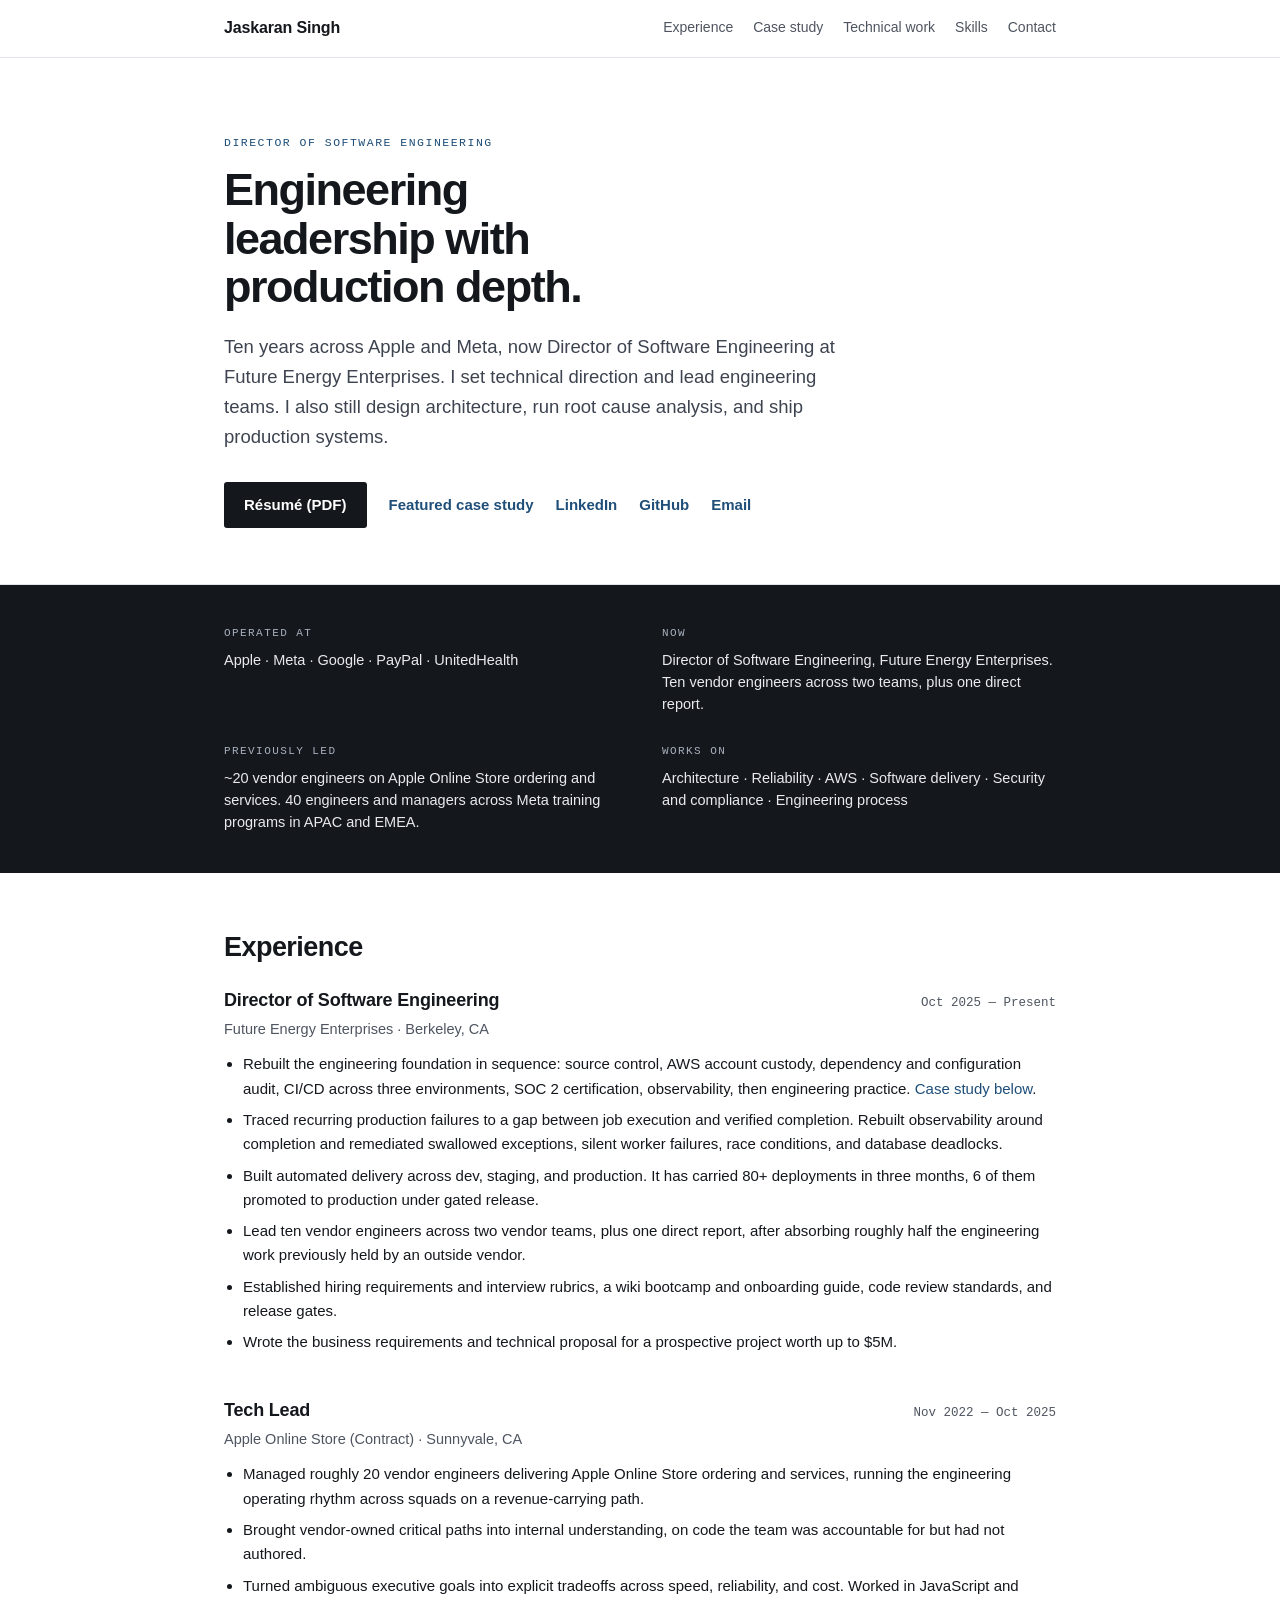
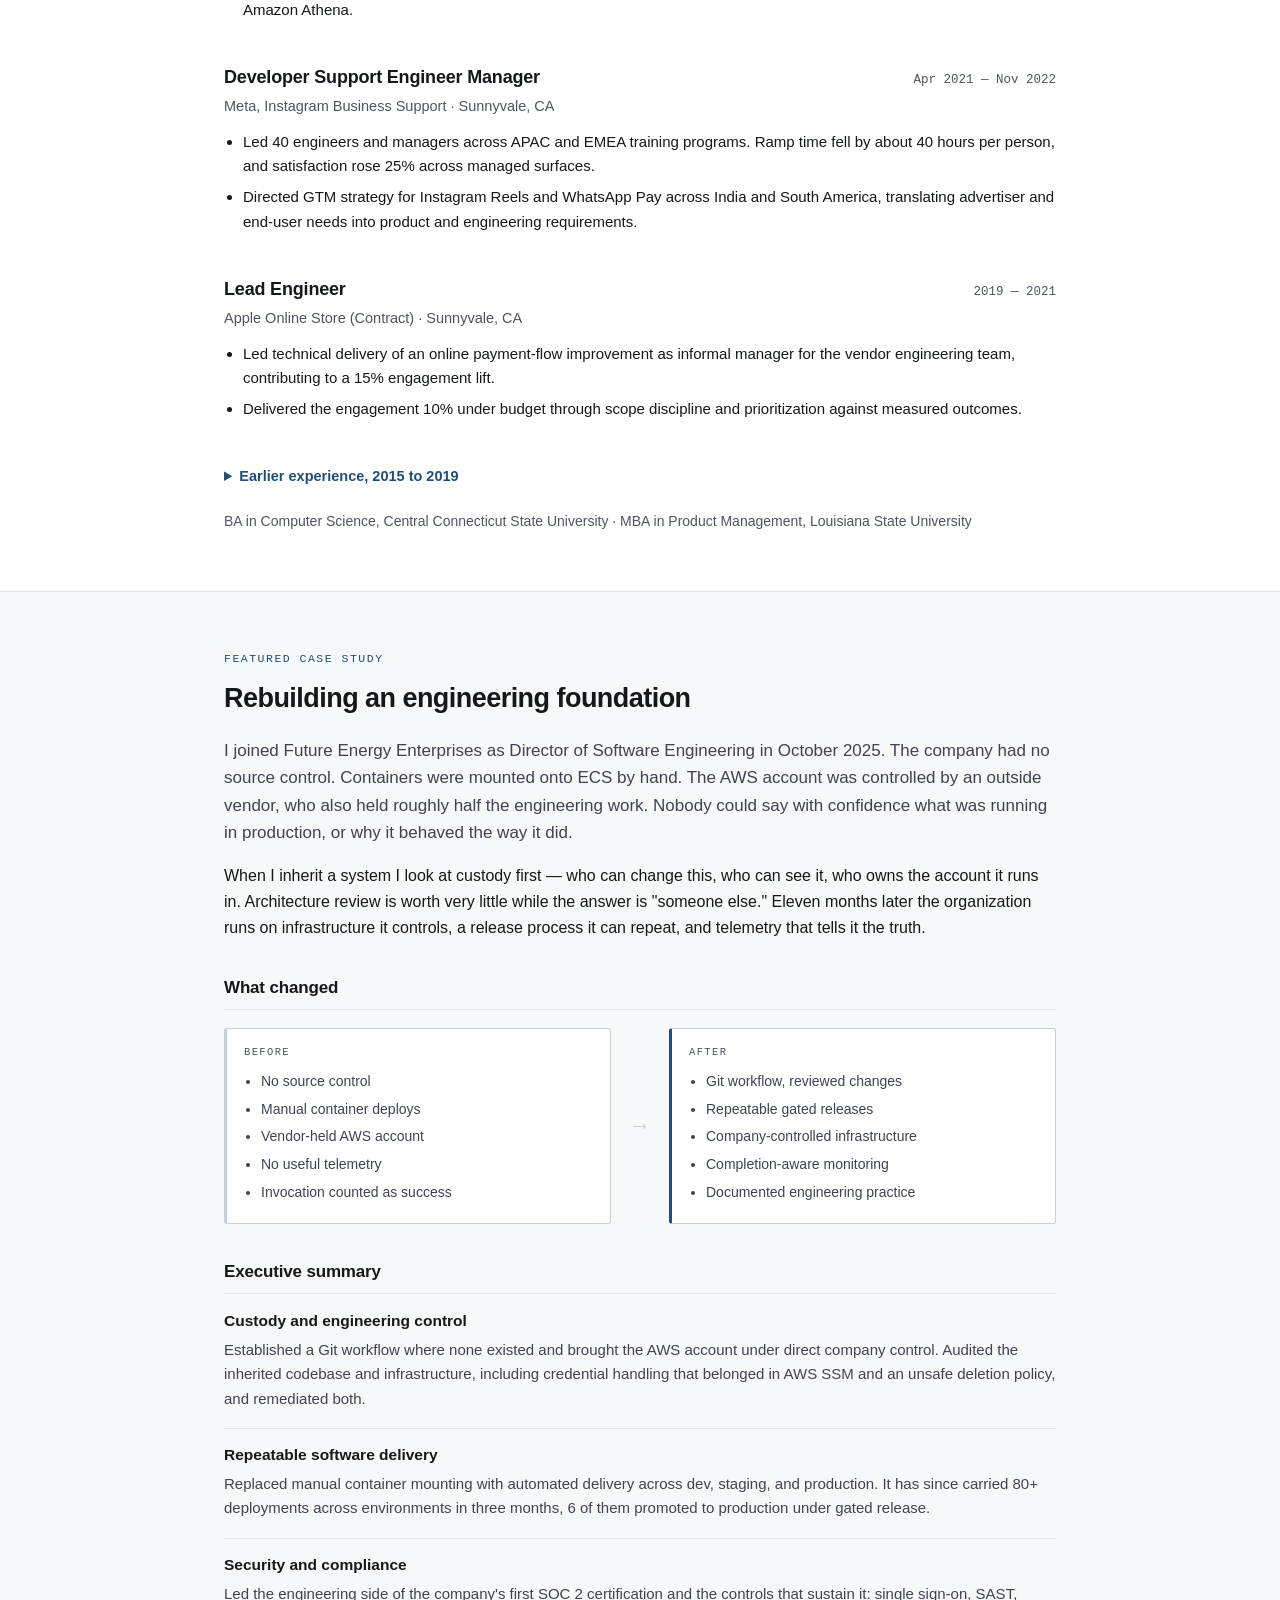
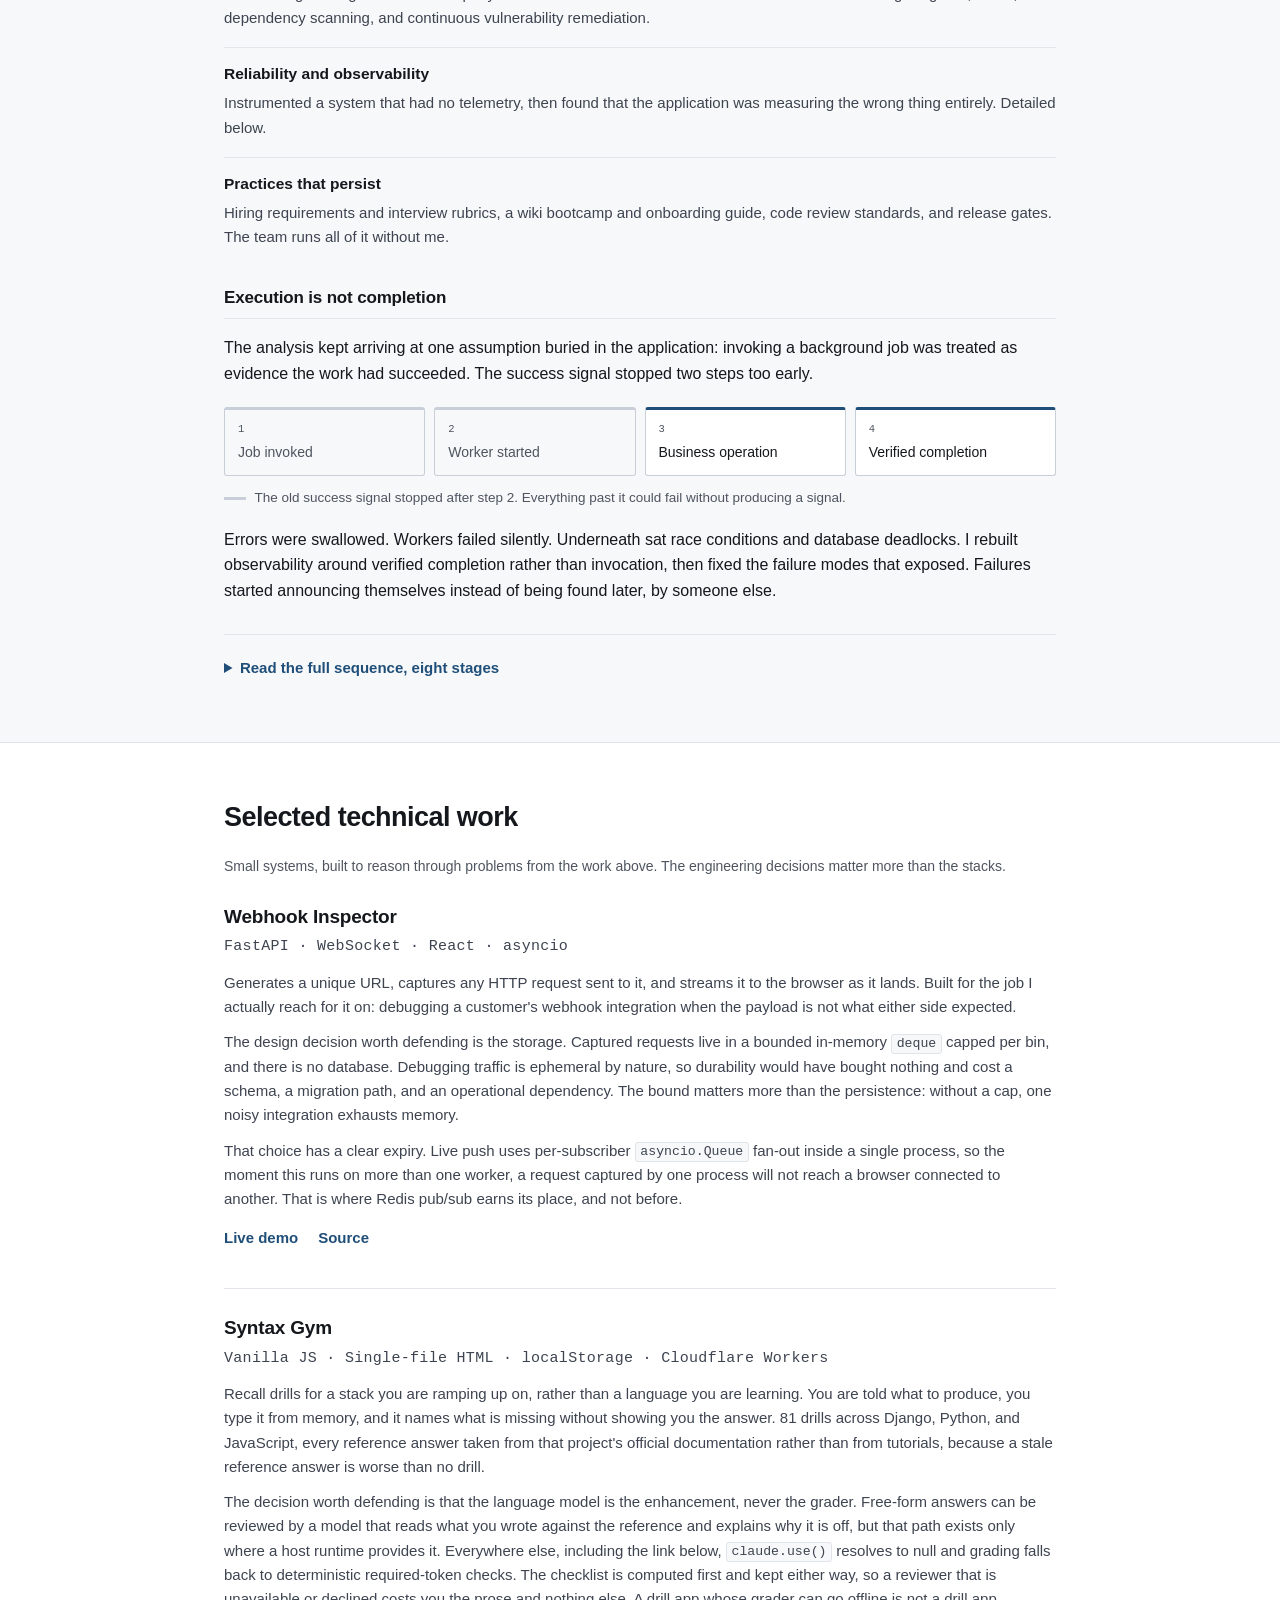
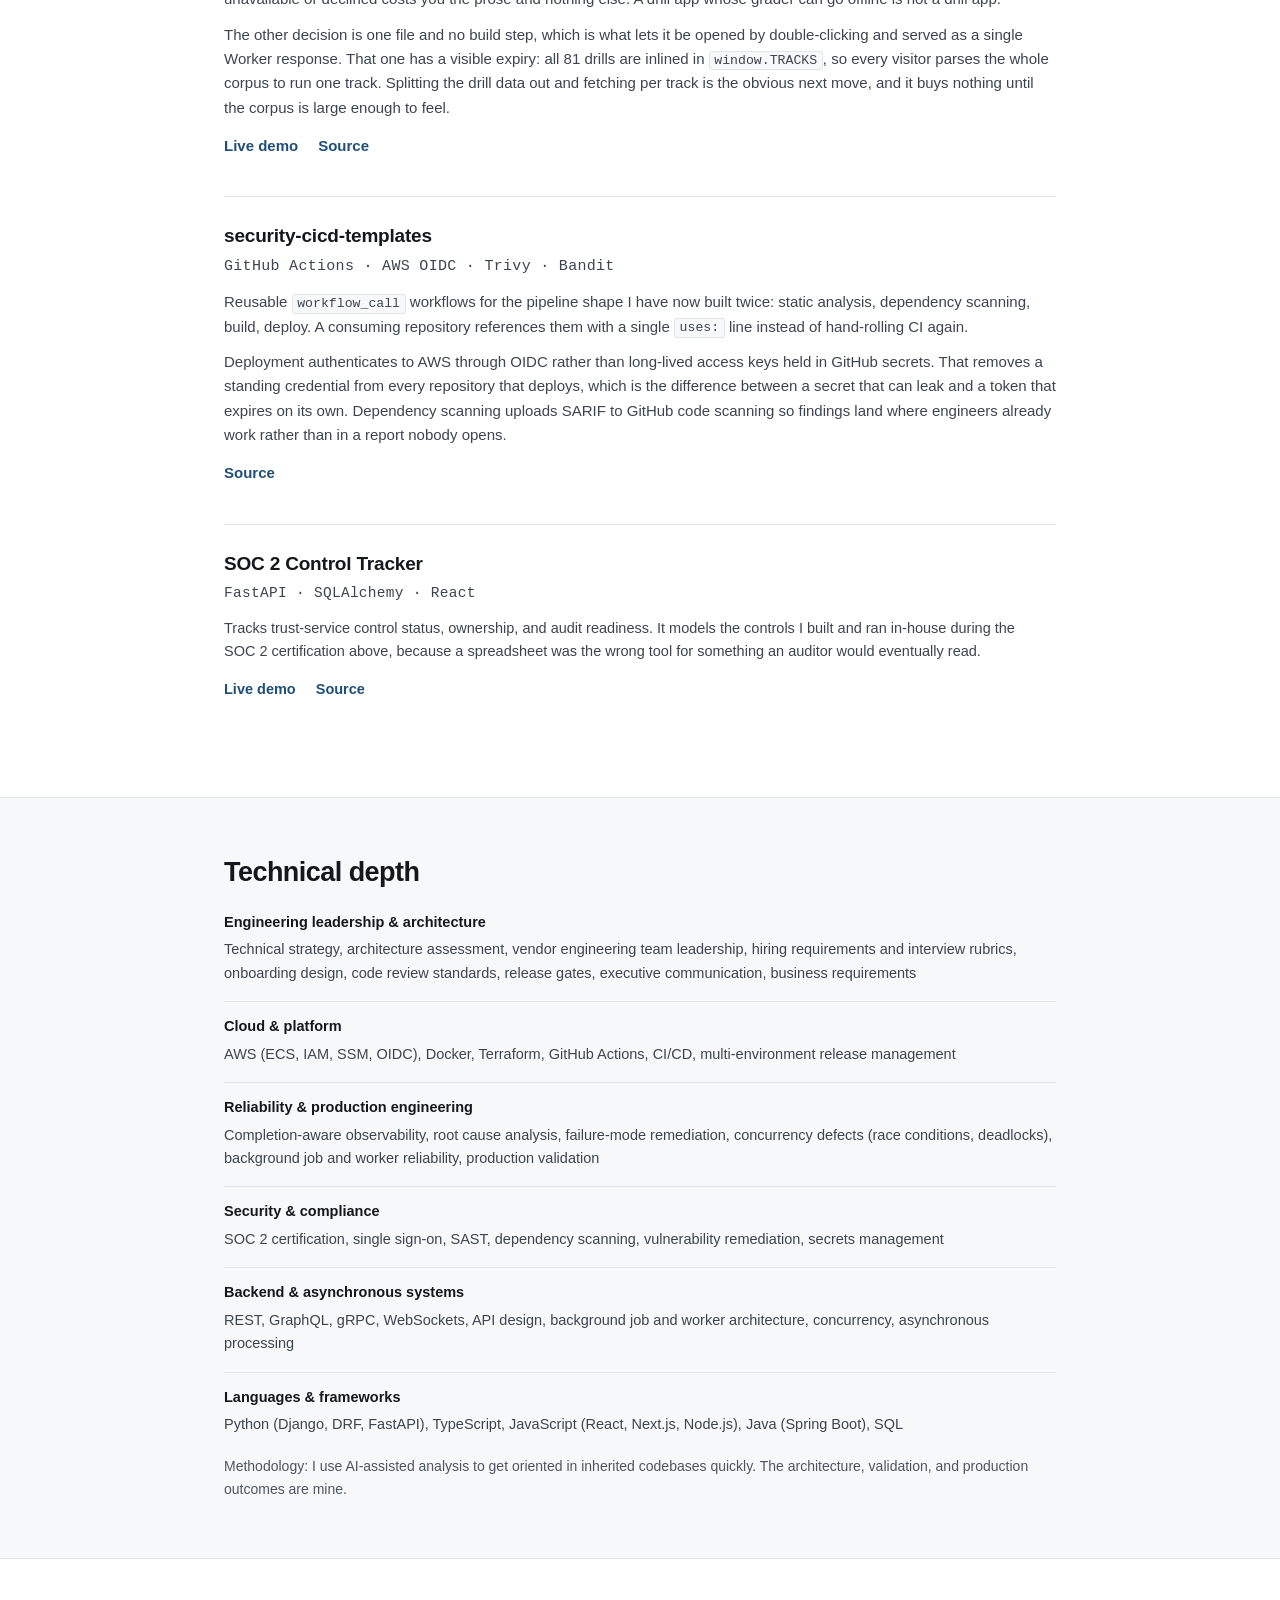
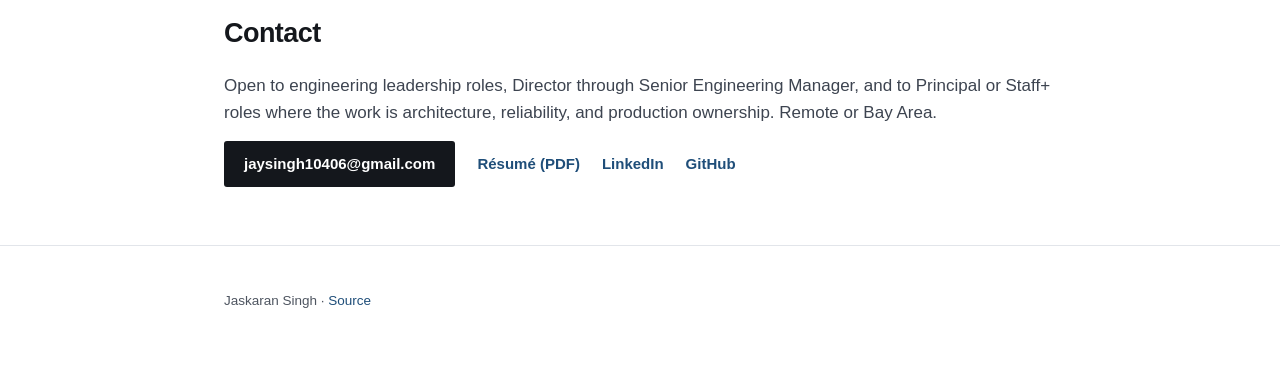
<file: index.html>
<!doctype html>
<html lang="en">
<head>
  <meta charset="UTF-8" />
  <meta name="viewport" content="width=device-width, initial-scale=1.0" />
  <title>Jaskaran Singh — Engineering Leadership</title>
  <meta name="description" content="Engineering leader with ten years across Apple and Meta. Director of Software Engineering at Future Energy Enterprises. Architecture, reliability, AWS, security, and software delivery — still hands-on in production." />
  <link rel="icon" href="favicon.svg" type="image/svg+xml" />
  <link rel="canonical" href="https://jaysingh10406.github.io/" />

  <meta property="og:type" content="profile" />
  <meta property="og:title" content="Jaskaran Singh — Engineering Leadership" />
  <meta property="og:description" content="Ten years across Apple and Meta. Director of Software Engineering. Architecture, reliability, AWS, security, and software delivery — still hands-on in production." />
  <meta property="og:url" content="https://jaysingh10406.github.io/" />
  <meta property="og:image" content="https://jaysingh10406.github.io/og.png" />
  <meta name="twitter:card" content="summary_large_image" />
  <meta name="twitter:title" content="Jaskaran Singh — Engineering Leadership" />
  <meta name="twitter:description" content="Ten years across Apple and Meta. Director of Software Engineering." />
  <meta name="twitter:image" content="https://jaysingh10406.github.io/og.png" />
  <meta property="og:image:alt" content="Jaskaran Singh — Director of Software Engineering. Engineering leadership with production depth." />
  <meta name="twitter:image:alt" content="Jaskaran Singh — Director of Software Engineering. Engineering leadership with production depth." />

  <meta name="theme-color" content="#ffffff" media="(prefers-color-scheme: light)" />
  <meta name="theme-color" content="#0f1216" media="(prefers-color-scheme: dark)" />

  <script type="application/ld+json">
  {
    "@context": "https://schema.org",
    "@type": "ProfilePage",
    "url": "https://jaysingh10406.github.io/",
    "mainEntity": {
      "@type": "Person",
      "name": "Jaskaran Singh",
      "url": "https://jaysingh10406.github.io/",
      "email": "mailto:jaysingh10406@gmail.com",
      "jobTitle": "Director of Software Engineering",
      "description": "Engineering leader with ten years across Apple and Meta. Architecture, reliability, AWS, security, and software delivery.",
      "image": "https://jaysingh10406.github.io/og.png",
      "worksFor": {
        "@type": "Organization",
        "name": "Future Energy Enterprises"
      },
      "alumniOf": [
        { "@type": "CollegeOrUniversity", "name": "Central Connecticut State University" },
        { "@type": "CollegeOrUniversity", "name": "Louisiana State University" }
      ],
      "knowsAbout": [
        "Software architecture",
        "Site reliability",
        "AWS",
        "CI/CD",
        "SOC 2 compliance",
        "Observability",
        "Engineering leadership"
      ],
      "sameAs": [
        "https://www.linkedin.com/in/jaysingh101/",
        "https://github.com/jaysingh10406"
      ]
    }
  }
  </script>

  <link rel="stylesheet" href="css/style.css" />
</head>
<body>

  <a href="#main" class="skip-link">Skip to content</a>

  <nav class="nav" aria-label="Primary">
    <div class="nav__inner">
      <a href="#top" class="nav__brand">Jaskaran Singh</a>
      <div class="nav__links">
        <a href="#experience">Experience</a>
        <a href="#case-study">Case study</a>
        <a href="#work">Technical work</a>
        <a href="#depth">Skills</a>
        <a href="#contact">Contact</a>
      </div>
    </div>
  </nav>

  <header id="top" class="hero">
    <div class="wrap">
      <p class="eyebrow">Director of Software Engineering</p>
      <h1>Engineering leadership with production depth.</h1>
      <p class="hero__lede">
        Ten years across Apple and Meta, now Director of Software Engineering at Future
        Energy Enterprises. I set technical direction and lead engineering teams. I also still
        design architecture, run root cause analysis, and ship production systems.
      </p>
      <div class="cta">
        <a class="cta__primary" href="files/Jaskaran-Singh-Resume.pdf">Résumé (PDF)</a>
        <a class="cta__link" href="#case-study">Featured case study</a>
        <a class="cta__link" href="https://www.linkedin.com/in/jaysingh101/" target="_blank" rel="noopener">LinkedIn</a>
        <a class="cta__link" href="https://github.com/jaysingh10406" target="_blank" rel="noopener">GitHub</a>
        <a class="cta__link" href="mailto:jaysingh10406@gmail.com">Email</a>
      </div>
    </div>
  </header>

  <main id="main">

    <section class="band" aria-label="Career snapshot">
      <div class="wrap snapshot">
        <div class="snapshot__item">
          <h2>Operated at</h2>
          <p>Apple · Meta · Google · PayPal · UnitedHealth</p>
        </div>
        <div class="snapshot__item">
          <h2>Now</h2>
          <p>Director of Software Engineering, Future Energy Enterprises. Ten vendor engineers across two teams, plus one direct report.</p>
        </div>
        <div class="snapshot__item">
          <h2>Previously led</h2>
          <p>~20 vendor engineers on Apple Online Store ordering and services. 40 engineers and managers across Meta training programs in APAC and EMEA.</p>
        </div>
        <div class="snapshot__item">
          <h2>Works on</h2>
          <p>Architecture · Reliability · AWS · Software delivery · Security and compliance · Engineering process</p>
        </div>
      </div>
    </section>

    <section id="experience" class="section">
      <div class="wrap">
        <h2 class="section__title">Experience</h2>

        <article class="role">
          <div class="role__header">
            <h3>Director of Software Engineering</h3>
            <span class="role__dates">Oct 2025 — Present</span>
          </div>
          <p class="role__company">Future Energy Enterprises · Berkeley, CA</p>
          <ul>
            <li>Rebuilt the engineering foundation in sequence: source control, AWS account custody, dependency and configuration audit, CI/CD across three environments, SOC&nbsp;2 certification, observability, then engineering practice. <a href="#case-study">Case study below</a>.</li>
            <li>Traced recurring production failures to a gap between job execution and verified completion. Rebuilt observability around completion and remediated swallowed exceptions, silent worker failures, race conditions, and database deadlocks.</li>
            <li>Built automated delivery across dev, staging, and production. It has carried 80+ deployments in three months, 6 of them promoted to production under gated release.</li>
            <li>Lead ten vendor engineers across two vendor teams, plus one direct report, after absorbing roughly half the engineering work previously held by an outside vendor.</li>
            <li>Established hiring requirements and interview rubrics, a wiki bootcamp and onboarding guide, code review standards, and release gates.</li>
            <li>Wrote the business requirements and technical proposal for a prospective project worth up to $5M.</li>
          </ul>
        </article>

        <article class="role">
          <div class="role__header">
            <h3>Tech Lead</h3>
            <span class="role__dates">Nov 2022 — Oct 2025</span>
          </div>
          <p class="role__company">Apple Online Store (Contract) · Sunnyvale, CA</p>
          <ul>
            <li>Managed roughly 20 vendor engineers delivering Apple Online Store ordering and services, running the engineering operating rhythm across squads on a revenue-carrying path.</li>
            <li>Brought vendor-owned critical paths into internal understanding, on code the team was accountable for but had not authored.</li>
            <li>Turned ambiguous executive goals into explicit tradeoffs across speed, reliability, and cost. Worked in JavaScript and Amazon Athena.</li>
          </ul>
        </article>

        <article class="role">
          <div class="role__header">
            <h3>Developer Support Engineer Manager</h3>
            <span class="role__dates">Apr 2021 — Nov 2022</span>
          </div>
          <p class="role__company">Meta, Instagram Business Support · Sunnyvale, CA</p>
          <ul>
            <li>Led 40 engineers and managers across APAC and EMEA training programs. Ramp time fell by about 40 hours per person, and satisfaction rose 25% across managed surfaces.</li>
            <li>Directed GTM strategy for Instagram Reels and WhatsApp Pay across India and South America, translating advertiser and end-user needs into product and engineering requirements.</li>
          </ul>
        </article>

        <article class="role">
          <div class="role__header">
            <h3>Lead Engineer</h3>
            <span class="role__dates">2019 — 2021</span>
          </div>
          <p class="role__company">Apple Online Store (Contract) · Sunnyvale, CA</p>
          <ul>
            <li>Led technical delivery of an online payment-flow improvement as informal manager for the vendor engineering team, contributing to a 15% engagement lift.</li>
            <li>Delivered the engagement 10% under budget through scope discipline and prioritization against measured outcomes.</li>
          </ul>
        </article>

        <details class="earlier">
          <summary>Earlier experience, 2015 to 2019</summary>
          <ul>
            <li><strong>2018 — 2019</strong> · Application Developer, Google via Accenture (Contract), Mountain View, CA. Supported Google's developer and partner community on API issues, resolving reported defects through direct client correspondence.</li>
            <li><strong>2017 — 2018</strong> · Quality Assurance Tester, PayPal via Intelliswift (Contract), San Jose, CA. Tested REST APIs using Postman and maintained supporting documentation.</li>
            <li><strong>2016 — 2017</strong> · Senior Associate App Developer, UnitedHealth Group, Cypress, CA. Unit testing and code review across applications under both Agile and Waterfall delivery.</li>
            <li><strong>2015</strong> · TDP Intern, Optum Technology, Hartford, CT. Built the J2EE backend for a major application portal, coordinating deliverables across teams in three countries.</li>
          </ul>
        </details>

        <p class="note">
          BA in Computer Science, Central Connecticut State University · MBA in Product Management,
          Louisiana State University
        </p>
      </div>
    </section>

    <section id="case-study" class="section section--alt">
      <div class="wrap">
        <p class="eyebrow">Featured case study</p>
        <h2 class="section__title">Rebuilding an engineering foundation</h2>

        <p class="lede">
          I joined Future Energy Enterprises as Director of Software Engineering in October 2025.
          The company had no source control. Containers were mounted onto ECS by hand. The AWS
          account was controlled by an outside vendor, who also held roughly half the engineering
          work. Nobody could say with confidence what was running in production, or why it behaved
          the way it did.
        </p>
        <p>
          When I inherit a system I look at custody first — who can change this, who can see it, who
          owns the account it runs in. Architecture review is worth very little while the answer is
          "someone else." Eleven months later the organization runs on infrastructure it controls,
          a release process it can repeat, and telemetry that tells it the truth.
        </p>

        <h3 class="sub">What changed</h3>
        <div class="diagram" role="img" aria-label="Before and after state. Before: no source control, manual container deploys, vendor-held AWS account, no useful telemetry, invocation counted as success. After: Git workflow with reviewed changes, repeatable gated releases, company-controlled infrastructure, completion-aware monitoring, documented engineering practice.">
          <div class="diagram__col diagram__col--before">
            <p class="diagram__label">Before</p>
            <ul>
              <li>No source control</li>
              <li>Manual container deploys</li>
              <li>Vendor-held AWS account</li>
              <li>No useful telemetry</li>
              <li>Invocation counted as success</li>
            </ul>
          </div>
          <div class="diagram__arrow" aria-hidden="true">&#8594;</div>
          <div class="diagram__col diagram__col--after">
            <p class="diagram__label">After</p>
            <ul>
              <li>Git workflow, reviewed changes</li>
              <li>Repeatable gated releases</li>
              <li>Company-controlled infrastructure</li>
              <li>Completion-aware monitoring</li>
              <li>Documented engineering practice</li>
            </ul>
          </div>
        </div>

        <h3 class="sub">Executive summary</h3>
        <dl class="themes">
          <dt>Custody and engineering control</dt>
          <dd>Established a Git workflow where none existed and brought the AWS account under direct company control. Audited the inherited codebase and infrastructure, including credential handling that belonged in AWS SSM and an unsafe deletion policy, and remediated both.</dd>

          <dt>Repeatable software delivery</dt>
          <dd>Replaced manual container mounting with automated delivery across dev, staging, and production. It has since carried 80+ deployments across environments in three months, 6 of them promoted to production under gated release.</dd>

          <dt>Security and compliance</dt>
          <dd>Led the engineering side of the company's first SOC&nbsp;2 certification and the controls that sustain it: single sign-on, SAST, dependency scanning, and continuous vulnerability remediation.</dd>

          <dt>Reliability and observability</dt>
          <dd>Instrumented a system that had no telemetry, then found that the application was measuring the wrong thing entirely. Detailed below.</dd>

          <dt>Practices that persist</dt>
          <dd>Hiring requirements and interview rubrics, a wiki bootcamp and onboarding guide, code review standards, and release gates. The team runs all of it without me.</dd>
        </dl>

        <h3 class="sub">Execution is not completion</h3>
        <p>
          The analysis kept arriving at one assumption buried in the application: invoking a
          background job was treated as evidence the work had succeeded. The success signal stopped
          two steps too early.
        </p>

        <div class="chain" role="img" aria-label="Four-step chain: job invoked, worker started, business operation, verified completion. The old system reported success after the first two steps, so everything after that could fail without producing a signal.">
          <ol class="chain__steps">
            <li class="chain__step chain__step--old"><span class="chain__n">1</span> Job invoked</li>
            <li class="chain__step chain__step--old"><span class="chain__n">2</span> Worker started</li>
            <li class="chain__step"><span class="chain__n">3</span> Business operation</li>
            <li class="chain__step"><span class="chain__n">4</span> Verified completion</li>
          </ol>
          <p class="chain__caption">
            <span class="chain__key" aria-hidden="true"></span> The old success signal stopped after
            step 2. Everything past it could fail without producing a signal.
          </p>
        </div>

        <p>
          Errors were swallowed. Workers failed silently. Underneath sat race conditions and
          database deadlocks. I rebuilt observability around verified completion rather than
          invocation, then fixed the failure modes that exposed. Failures started announcing
          themselves instead of being found later, by someone else.
        </p>

        <details class="deepdive">
          <summary>Read the full sequence, eight stages</summary>

          <p class="deepdive__intro">
            The order is the part I would want to be judged on. Each stage is a precondition for the
            next: you cannot run root cause analysis on a system you cannot see, you cannot safely
            change infrastructure without a pipeline, and you cannot have a pipeline without source
            control. Nobody handed me that sequence.
          </p>

          <ol class="sequence">
            <li class="sequence__step">
              <span class="sequence__num">01</span>
              <div class="sequence__body">
                <h4>Source control</h4>
                <p>The organization had none. I established a Git workflow.</p>
                <p class="sequence__unlock">Every change became reviewable, attributable, and reversible.</p>
              </div>
            </li>
            <li class="sequence__step">
              <span class="sequence__num">02</span>
              <div class="sequence__body">
                <h4>Account custody</h4>
                <p>The AWS account sat with an outside vendor. I brought it under direct company control.</p>
                <p class="sequence__unlock">We could change our own infrastructure without asking permission.</p>
              </div>
            </li>
            <li class="sequence__step">
              <span class="sequence__num">03</span>
              <div class="sequence__body">
                <h4>Audit of what we had inherited</h4>
                <p>Catalogued outdated dependencies and misconfigurations across the codebase and infrastructure, including credential handling that belonged in AWS SSM and an unsafe deletion policy, then remediated them.</p>
                <p class="sequence__unlock">A known starting state instead of an assumed one.</p>
              </div>
            </li>
            <li class="sequence__step">
              <span class="sequence__num">04</span>
              <div class="sequence__body">
                <h4>Delivery</h4>
                <p>Replaced manual container mounting with a CI/CD pipeline across dev, staging, and production. An outside vendor had quoted roughly 600 hours for the work; I judged that the number described the vendor's position rather than the problem, and built it in about a week.</p>
                <p class="sequence__unlock">80+ deployments in three months, 6 to production. The pipeline is used, not just built.</p>
              </div>
            </li>
            <li class="sequence__step">
              <span class="sequence__num">05</span>
              <div class="sequence__body">
                <h4>Security controls</h4>
                <p>Led the engineering side of the company's first SOC&nbsp;2 certification and the controls that sustain it: single sign-on, SAST, dependency scanning, and continuous vulnerability remediation, all built and run in-house.</p>
                <p class="sequence__unlock">A security posture we could evidence rather than assert.</p>
              </div>
            </li>
            <li class="sequence__step">
              <span class="sequence__num">06</span>
              <div class="sequence__body">
                <h4>Observability</h4>
                <p>Instrumentation and alerting on a system that had neither, then structured root cause analysis on what it surfaced.</p>
                <p class="sequence__unlock">Failures could be investigated with evidence instead of recollection.</p>
              </div>
            </li>
            <li class="sequence__step">
              <span class="sequence__num">07</span>
              <div class="sequence__body">
                <h4>Execution is not completion</h4>
                <p>Invoking a background job was treated as evidence the work had succeeded. Errors were swallowed, workers failed silently, and underneath sat race conditions and database deadlocks. I rebuilt observability around verified completion rather than invocation, then fixed the failure modes that exposed.</p>
                <p class="sequence__unlock">Failures started announcing themselves instead of being found later, by someone else.</p>
              </div>
            </li>
            <li class="sequence__step">
              <span class="sequence__num">08</span>
              <div class="sequence__body">
                <h4>Practices that outlive the rebuild</h4>
                <p>Hiring requirements and interview rubrics, a wiki-based bootcamp and onboarding guide, documented code review standards, and release gates.</p>
                <p class="sequence__unlock">The team can run all of the above without me.</p>
              </div>
            </li>
          </ol>

          <p>
            Alongside this I absorbed roughly half the engineering work the vendor had been doing. I
            lead ten vendor engineers across two teams plus one direct report, and I wrote the
            business requirements and technical proposal for a prospective project worth up to $5M.
          </p>
        </details>
      </div>
    </section>

    <section id="work" class="section">
      <div class="wrap">
        <h2 class="section__title">Selected technical work</h2>
        <p class="note">
          Small systems, built to reason through problems from the work above. The engineering
          decisions matter more than the stacks.
        </p>

        <article class="work">
          <h3>Webhook Inspector</h3>
          <p class="work__sub">FastAPI · WebSocket · React · asyncio</p>
          <p>
            Generates a unique URL, captures any HTTP request sent to it, and streams it to the
            browser as it lands. Built for the job I actually reach for it on: debugging a
            customer's webhook integration when the payload is not what either side expected.
          </p>
          <p>
            The design decision worth defending is the storage. Captured requests live in a bounded
            in-memory <code>deque</code> capped per bin, and there is no database. Debugging traffic
            is ephemeral by nature, so durability would have bought nothing and cost a schema, a
            migration path, and an operational dependency. The bound matters more than the
            persistence: without a cap, one noisy integration exhausts memory.
          </p>
          <p>
            That choice has a clear expiry. Live push uses per-subscriber
            <code>asyncio.Queue</code> fan-out inside a single process, so the moment this runs on
            more than one worker, a request captured by one process will not reach a browser
            connected to another. That is where Redis pub/sub earns its place, and not before.
          </p>
          <p class="work__links">
            <a href="https://jaysingh10406.github.io/webhook-inspector/" target="_blank" rel="noopener">Live demo</a>
            <a href="https://github.com/jaysingh10406/webhook-inspector" target="_blank" rel="noopener">Source</a>
          </p>
        </article>

        <article class="work">
          <h3>Syntax Gym</h3>
          <p class="work__sub">Vanilla JS · Single-file HTML · localStorage · Cloudflare Workers</p>
          <p>
            Recall drills for a stack you are ramping up on, rather than a language you are
            learning. You are told what to produce, you type it from memory, and it names what
            is missing without showing you the answer. 81 drills across Django, Python, and
            JavaScript, every reference answer taken from that project's official documentation
            rather than from tutorials, because a stale reference answer is worse than no drill.
          </p>
          <p>
            The decision worth defending is that the language model is the enhancement, never the
            grader. Free-form answers can be reviewed by a model that reads what you wrote against
            the reference and explains why it is off, but that path exists only where a host
            runtime provides it. Everywhere else, including the link below,
            <code>claude.use()</code> resolves to null and grading falls back to deterministic
            required-token checks. The checklist is computed first and kept either way, so a
            reviewer that is unavailable or declined costs you the prose and nothing else. A drill
            app whose grader can go offline is not a drill app.
          </p>
          <p>
            The other decision is one file and no build step, which is what lets it be opened by
            double-clicking and served as a single Worker response. That one has a visible expiry:
            all 81 drills are inlined in <code>window.TRACKS</code>, so every visitor parses the
            whole corpus to run one track. Splitting the drill data out and fetching per track is
            the obvious next move, and it buys nothing until the corpus is large enough to feel.
          </p>
          <p class="work__links">
            <a href="https://syntax-gym.jaysingh10406.workers.dev/" target="_blank" rel="noopener">Live demo</a>
            <a href="https://github.com/jaysingh10406/syntax-gym" target="_blank" rel="noopener">Source</a>
          </p>
        </article>

        <article class="work">
          <h3>security-cicd-templates</h3>
          <p class="work__sub">GitHub Actions · AWS OIDC · Trivy · Bandit</p>
          <p>
            Reusable <code>workflow_call</code> workflows for the pipeline shape I have now built
            twice: static analysis, dependency scanning, build, deploy. A consuming repository
            references them with a single <code>uses:</code> line instead of hand-rolling CI again.
          </p>
          <p>
            Deployment authenticates to AWS through OIDC rather than long-lived access keys held in
            GitHub secrets. That removes a standing credential from every repository that deploys,
            which is the difference between a secret that can leak and a token that expires on its
            own. Dependency scanning uploads SARIF to GitHub code scanning so findings land where
            engineers already work rather than in a report nobody opens.
          </p>
          <p class="work__links">
            <a href="https://github.com/jaysingh10406/security-cicd-templates" target="_blank" rel="noopener">Source</a>
          </p>
        </article>

        <article class="work work--compact">
          <h3>SOC 2 Control Tracker</h3>
          <p class="work__sub">FastAPI · SQLAlchemy · React</p>
          <p>
            Tracks trust-service control status, ownership, and audit readiness. It models the
            controls I built and ran in-house during the SOC&nbsp;2 certification above, because a
            spreadsheet was the wrong tool for something an auditor would eventually read.
          </p>
          <p class="work__links">
            <a href="https://jaysingh10406.github.io/soc2-control-tracker/" target="_blank" rel="noopener">Live demo</a>
            <a href="https://github.com/jaysingh10406/soc2-control-tracker" target="_blank" rel="noopener">Source</a>
          </p>
        </article>
      </div>
    </section>

    <section id="depth" class="section section--alt">
      <div class="wrap">
        <h2 class="section__title">Technical depth</h2>
        <dl class="depth">
          <dt>Engineering leadership &amp; architecture</dt>
          <dd>Technical strategy, architecture assessment, vendor engineering team leadership, hiring requirements and interview rubrics, onboarding design, code review standards, release gates, executive communication, business requirements</dd>

          <dt>Cloud &amp; platform</dt>
          <dd>AWS (ECS, IAM, SSM, OIDC), Docker, Terraform, GitHub Actions, CI/CD, multi-environment release management</dd>

          <dt>Reliability &amp; production engineering</dt>
          <dd>Completion-aware observability, root cause analysis, failure-mode remediation, concurrency defects (race conditions, deadlocks), background job and worker reliability, production validation</dd>

          <dt>Security &amp; compliance</dt>
          <dd>SOC 2 certification, single sign-on, SAST, dependency scanning, vulnerability remediation, secrets management</dd>

          <dt>Backend &amp; asynchronous systems</dt>
          <dd>REST, GraphQL, gRPC, WebSockets, API design, background job and worker architecture, concurrency, asynchronous processing</dd>

          <dt>Languages &amp; frameworks</dt>
          <dd>Python (Django, DRF, FastAPI), TypeScript, JavaScript (React, Next.js, Node.js), Java (Spring Boot), SQL</dd>
        </dl>
        <p class="note">
          Methodology: I use AI-assisted analysis to get oriented in inherited codebases quickly.
          The architecture, validation, and production outcomes are mine.
        </p>
      </div>
    </section>

    <section id="contact" class="section">
      <div class="wrap">
        <h2 class="section__title">Contact</h2>
        <p class="lede">
          Open to engineering leadership roles, Director through Senior Engineering Manager, and to
          Principal or Staff+ roles where the work is architecture, reliability, and production
          ownership. Remote or Bay Area.
        </p>
        <div class="cta">
          <a class="cta__primary" href="mailto:jaysingh10406@gmail.com">jaysingh10406@gmail.com</a>
          <a class="cta__link" href="files/Jaskaran-Singh-Resume.pdf">Résumé (PDF)</a>
          <a class="cta__link" href="https://www.linkedin.com/in/jaysingh101/" target="_blank" rel="noopener">LinkedIn</a>
          <a class="cta__link" href="https://github.com/jaysingh10406" target="_blank" rel="noopener">GitHub</a>
        </div>
      </div>
    </section>
  </main>

  <footer class="footer">
    <div class="wrap">
      <p>Jaskaran Singh · <a href="https://github.com/jaysingh10406/jaysingh10406.github.io" target="_blank" rel="noopener">Source</a></p>
    </div>
  </footer>

  <script src="js/main.js" defer></script>
</body>
</html>
</file>
<file: css/style.css>
:root {
  color-scheme: light dark;

  --bg: #ffffff;
  --bg-alt: #f7f8fa;
  --ink: #14171c;
  --ink-soft: #3d4450;
  --muted: #4e5560;
  --rule: #e2e5ea;
  --rule-strong: #c9cfd8;
  --accent: #1f4e79;
  --band: #14171c;
  --band-ink: #e8eaee;
  --band-muted: #a8b1be;

  /* Text drawn on top of a filled --ink or --accent surface. */
  --on-ink: #ffffff;
  --on-accent: #ffffff;
  --nav-bg: #ffffff;

  --wrap: 880px;
  --mono: ui-monospace, SFMono-Regular, "SF Mono", Menlo, Consolas, monospace;

  /* Clears the sticky nav when a #hash lands on a section. */
  --nav-h: 56px;
}

@media (prefers-color-scheme: dark) {
  :root {
    --bg: #0f1216;
    --bg-alt: #171b21;
    --ink: #e7eaef;
    --ink-soft: #c3cad5;
    --muted: #9ca6b3;
    --rule: #272d36;
    --rule-strong: #3c4450;
    --accent: #86b6e4;
    --band: #1d232b;
    --band-ink: #e7eaef;
    --band-muted: #a4aebb;

    --on-ink: #0f1216;
    --on-accent: #0f1216;
    --nav-bg: #0f1216;
  }
}

* { box-sizing: border-box; }
html { scroll-behavior: smooth; }

@media (prefers-reduced-motion: reduce) {
  html { scroll-behavior: auto; }
  *, *::before, *::after {
    animation-duration: 0.01ms !important;
    animation-iteration-count: 1 !important;
    transition-duration: 0.01ms !important;
  }
}

/* Keep a #hash target clear of the sticky nav instead of under it. */
:target,
section[id],
header[id] { scroll-margin-top: calc(var(--nav-h) + 12px); }

body {
  margin: 0;
  background: var(--bg);
  color: var(--ink);
  font-family: -apple-system, BlinkMacSystemFont, "Segoe UI", Helvetica, Arial, sans-serif;
  font-size: 100%;
  line-height: 1.62;
  -webkit-font-smoothing: antialiased;
}

a { color: var(--accent); text-decoration: none; }
a:hover { text-decoration: underline; }
a:focus-visible,
summary:focus-visible {
  outline: 2px solid var(--accent);
  outline-offset: 3px;
  border-radius: 2px;
}

code {
  font-family: var(--mono);
  font-size: 0.88em;
  background: var(--bg-alt);
  border: 1px solid var(--rule);
  border-radius: 3px;
  padding: 0.1em 0.35em;
}

.wrap { max-width: var(--wrap); margin: 0 auto; padding: 0 24px; }

.skip-link {
  position: absolute; left: -9999px;
  background: var(--ink); color: var(--on-ink);
  padding: 10px 16px; z-index: 100;
}
.skip-link:focus { left: 12px; top: 12px; }

/* Nav */
.nav {
  position: sticky; top: 0; z-index: 10;
  background: var(--nav-bg);
  border-bottom: 1px solid var(--rule);
}
.nav__inner {
  max-width: var(--wrap); margin: 0 auto; padding: 13px 24px;
  display: flex; align-items: center; justify-content: space-between;
  flex-wrap: wrap; gap: 10px;
}
.nav__brand { font-weight: 700; color: var(--ink); letter-spacing: -0.01em; flex: 0 0 auto; white-space: nowrap; }
.nav__brand:hover { color: var(--accent); text-decoration: none; }
.nav__links { display: flex; flex-wrap: wrap; gap: 20px; font-size: 0.875rem; }
.nav__links a {
  color: var(--muted);
  border-bottom: 2px solid transparent;
  transition: color 150ms cubic-bezier(0.4, 0, 0.2, 1);
}
.nav__links a:hover { color: var(--accent); text-decoration: none; }
/* Colour + rule, never weight: a weight change re-measures the text and
   reflows the whole row as you scroll. */
.nav__links a.nav__links--active { color: var(--accent); border-bottom-color: var(--accent); }

/* Shared type */
.eyebrow {
  font-family: var(--mono);
  font-size: 0.71875rem;
  letter-spacing: 0.13em;
  text-transform: uppercase;
  color: var(--accent);
  margin: 0 0 14px;
}
.section__title {
  font-size: 1.6875rem;
  letter-spacing: -0.02em;
  line-height: 1.2;
  margin: 0 0 22px;
}
.sub {
  font-size: 1.0625rem;
  letter-spacing: -0.01em;
  margin: 34px 0 12px;
  padding-bottom: 7px;
  border-bottom: 1px solid var(--rule);
}
.lede { font-size: 1.0625rem; color: var(--ink-soft); margin: 0 0 14px; }
.note { font-size: 0.875rem; color: var(--muted); margin: 18px 0 0; }

/* Hero */
.hero { padding: 76px 0 56px; border-bottom: 1px solid var(--rule); }
.hero h1 {
  font-size: 2.8125rem;
  line-height: 1.08;
  letter-spacing: -0.033em;
  margin: 0 0 20px;
  max-width: 15ch;
}
.hero__lede {
  font-size: 1.15625rem;
  color: var(--ink-soft);
  max-width: 62ch;
  margin: 0 0 30px;
}

/* CTAs */
.cta { display: flex; flex-wrap: wrap; align-items: center; gap: 12px 22px; }
.cta__primary {
  background: var(--ink); color: var(--on-ink);
  padding: 11px 20px; border-radius: 3px;
  font-size: 0.9375rem; font-weight: 600;
}
.cta__primary:hover { background: var(--accent); color: var(--on-accent); text-decoration: none; }
.cta__link { font-size: 0.9375rem; font-weight: 600; }

/* Dark band */
.band { background: var(--band); color: var(--band-ink); padding: 40px 0; }
.snapshot {
  display: grid;
  grid-template-columns: repeat(2, 1fr);
  gap: 28px 44px;
}
.snapshot__item h2 {
  font-family: var(--mono);
  font-size: 0.6875rem;
  letter-spacing: 0.13em;
  text-transform: uppercase;
  color: var(--band-muted);
  margin: 0 0 7px;
  font-weight: 500;
}
.snapshot__item p { margin: 0; font-size: 0.90625rem; line-height: 1.5; }

/* Sections */
.section { padding: 58px 0; }
.section--alt { background: var(--bg-alt); border-top: 1px solid var(--rule); border-bottom: 1px solid var(--rule); }

/* Experience */
.role { margin-bottom: 30px; padding-bottom: 4px; }
.role__header { display: flex; align-items: baseline; justify-content: space-between; flex-wrap: wrap; gap: 4px; }
.role__header h3 { margin: 0; font-size: 1.125rem; letter-spacing: -0.01em; }
.role__dates { font-family: var(--mono); font-size: 0.78125rem; color: var(--muted); white-space: nowrap; }
.role__company { color: var(--muted); font-size: 0.90625rem; margin: 3px 0 11px; }
.role ul { margin: 0; padding-left: 19px; }
.role li { margin-bottom: 7px; font-size: 0.9375rem; }

.earlier { margin-top: 10px; font-size: 0.90625rem; }
.earlier summary { cursor: pointer; font-weight: 600; color: var(--accent); }
.earlier ul { padding-left: 19px; margin-top: 12px; color: var(--ink-soft); }
.earlier li { margin-bottom: 9px; }

/* Before / after diagram */
.diagram {
  display: grid;
  grid-template-columns: 1fr auto 1fr;
  align-items: center;
  gap: 18px;
  margin: 18px 0 8px;
}
.diagram__col { border: 1px solid var(--rule-strong); border-radius: 3px; padding: 15px 17px; background: var(--bg); }
.diagram__col--before { border-left: 3px solid var(--rule-strong); }
.diagram__col--after { border-left: 3px solid var(--accent); }
.diagram__label {
  font-family: var(--mono); font-size: 0.65625rem; letter-spacing: 0.13em;
  text-transform: uppercase; color: var(--muted); margin: 0 0 9px;
}
.diagram__col ul { margin: 0; padding-left: 17px; }
.diagram__col li { font-size: 0.875rem; margin-bottom: 5px; color: var(--ink-soft); }
.diagram__arrow { color: var(--rule-strong); font-size: 1.375rem; }

/* Themes */
.themes { margin: 14px 0 0; }
.themes dt {
  font-weight: 700; font-size: 0.96875rem; margin-top: 17px;
  padding-top: 13px; border-top: 1px solid var(--rule);
}
.themes dt:first-child { border-top: 0; padding-top: 0; margin-top: 0; }
.themes dd { margin: 5px 0 0; font-size: 0.9375rem; color: var(--ink-soft); }

/* Completion chain */
.chain { margin: 20px 0 18px; }
.chain__steps {
  list-style: none; margin: 0; padding: 0;
  display: flex; flex-wrap: wrap; gap: 9px;
}
.chain__step {
  flex: 1 1 150px;
  border: 1px solid var(--rule-strong);
  border-top: 3px solid var(--accent);
  border-radius: 3px;
  background: var(--bg);
  padding: 11px 13px;
  font-size: 0.875rem;
  color: var(--ink);
}
.chain__step--old {
  border-top-color: var(--rule-strong);
  background: var(--bg-alt);
  color: var(--muted);
}
.chain__n {
  display: block; font-family: var(--mono); font-size: 0.65625rem;
  letter-spacing: 0.1em; color: var(--muted); margin-bottom: 3px;
}
.chain__caption { font-size: 0.84375rem; color: var(--muted); margin: 11px 0 0; }
.chain__key {
  display: inline-block; width: 22px; height: 3px;
  background: var(--rule-strong); vertical-align: middle; margin-right: 5px;
}

/* Deep dive */
.deepdive { margin-top: 30px; border-top: 1px solid var(--rule); padding-top: 18px; }
.deepdive summary {
  cursor: pointer; font-weight: 600; color: var(--accent); font-size: 0.9375rem;
}
.deepdive__intro { margin-top: 16px; color: var(--ink-soft); font-size: 0.9375rem; }

.sequence { list-style: none; margin: 22px 0; padding: 0; }
.sequence__step { position: relative; display: flex; gap: 16px; padding-bottom: 24px; }
.sequence__step::before {
  content: ""; position: absolute; left: 15px; top: 34px; bottom: 0;
  width: 1px; background: var(--rule);
}
.sequence__step:last-child { padding-bottom: 0; }
.sequence__step:last-child::before { display: none; }
.sequence__num {
  flex: 0 0 32px; height: 32px; border-radius: 50%;
  border: 1px solid var(--rule-strong); background: var(--bg);
  color: var(--accent); font-family: var(--mono); font-size: 0.6875rem; font-weight: 700;
  display: flex; align-items: center; justify-content: center;
  position: relative; z-index: 1;
}
.sequence__body { padding-top: 4px; }
.sequence__body h4 { margin: 0 0 5px; font-size: 0.96875rem; }
.sequence__body p { margin: 0 0 6px; font-size: 0.90625rem; color: var(--ink-soft); }
.sequence__unlock { margin-bottom: 0; color: var(--accent); font-weight: 600; }
.sequence__unlock::before { content: "\2192\00a0"; }

/* Technical work */
.work { padding: 24px 0; border-top: 1px solid var(--rule); }
.work:first-of-type { border-top: 0; }
.work h3 { margin: 0 0 3px; font-size: 1.1875rem; letter-spacing: -0.01em; }
.work__sub {
  font-family: var(--mono); font-size: 0.75rem; color: var(--muted);
  margin: 0 0 13px; letter-spacing: 0.02em;
}
.work p { font-size: 0.9375rem; color: var(--ink-soft); margin: 0 0 11px; }
.work--compact p { font-size: 0.90625rem; }
.work__links { display: flex; gap: 20px; font-size: 0.875rem; font-weight: 600; margin-top: 4px; }

/* Technical depth */
.depth { margin: 0; }
.depth dt {
  font-weight: 700; font-size: 0.90625rem; margin-top: 16px;
  padding-top: 13px; border-top: 1px solid var(--rule);
}
.depth dt:first-child { border-top: 0; padding-top: 0; margin-top: 0; }
.depth dd { margin: 4px 0 0; font-size: 0.90625rem; color: var(--ink-soft); }

/* Pointer target sizing (WCAG 2.5.8): hit area only.
   No change to type size, colour, weight, or position. */
.nav__links a,
.cta__link,
.work__links a,
.footer a {
  display: inline-block;
  padding-block: 3px;
}
.earlier summary,
.deepdive summary {
  padding-block: 3px;
}

/* Footer */
.footer {
  border-top: 1px solid var(--rule);
  padding: 28px 0 44px;
  color: var(--muted);
  font-size: 0.84375rem;
}

@media (max-width: 720px) {
  .hero { padding: 52px 0 40px; }
  .hero h1 { font-size: 2.0625rem; max-width: none; }
  .hero__lede { font-size: 1.0625rem; }
  .section { padding: 44px 0; }
  .section__title { font-size: 1.4375rem; }
  /* Brand + links share one row; the link row scrolls instead of wrapping,
     so the sticky nav has a fixed height instead of growing as it wraps. */
  .nav__inner { flex-wrap: nowrap; gap: 16px; }
  .nav__links {
    gap: 16px;
    font-size: 0.8125rem;
    flex: 1 1 auto;
    min-width: 0;
    flex-wrap: nowrap;
    overflow-x: auto;
    overscroll-behavior-x: contain;
    scrollbar-width: none;
  }
  .nav__links::-webkit-scrollbar { display: none; }
  .nav__links a { white-space: nowrap; }
  /* Inset ring: an offset outline would be clipped by the scroll container. */
  .nav__links a:focus-visible { outline-offset: -2px; }
  .snapshot { grid-template-columns: 1fr; }
  .diagram { grid-template-columns: 1fr; }
  .diagram__arrow { transform: rotate(90deg); justify-self: center; }
  .sequence__step { gap: 12px; }
  .sequence__num { flex-basis: 28px; height: 28px; font-size: 0.625rem; }
  .sequence__step::before { left: 13px; top: 30px; }
}

@media print {
  /* Paper is always light, whatever the screen was set to. */
  :root {
    --bg: #ffffff;
    --bg-alt: #ffffff;
    --ink: #000000;
    --ink-soft: #1a1a1a;
    --muted: #444444;
    --rule: #999999;
    --rule-strong: #666666;
    --accent: #000000;
    --band: #ffffff;
    --band-ink: #000000;
    --band-muted: #444444;
    --on-ink: #ffffff;
    --on-accent: #ffffff;
  }

  .nav, .cta, .skip-link, .footer { display: none; }
  body { font-size: 11pt; color: #000; }
  .band { background: #fff; color: #000; border: 1px solid #999; }
  .snapshot__item h2 { color: #444; }
  .section, .section--alt { background: #fff; padding: 14pt 0; border: 0; }
  .deepdive[open] .sequence { break-inside: avoid; }
  a { color: #000; text-decoration: underline; }
}
</file>
